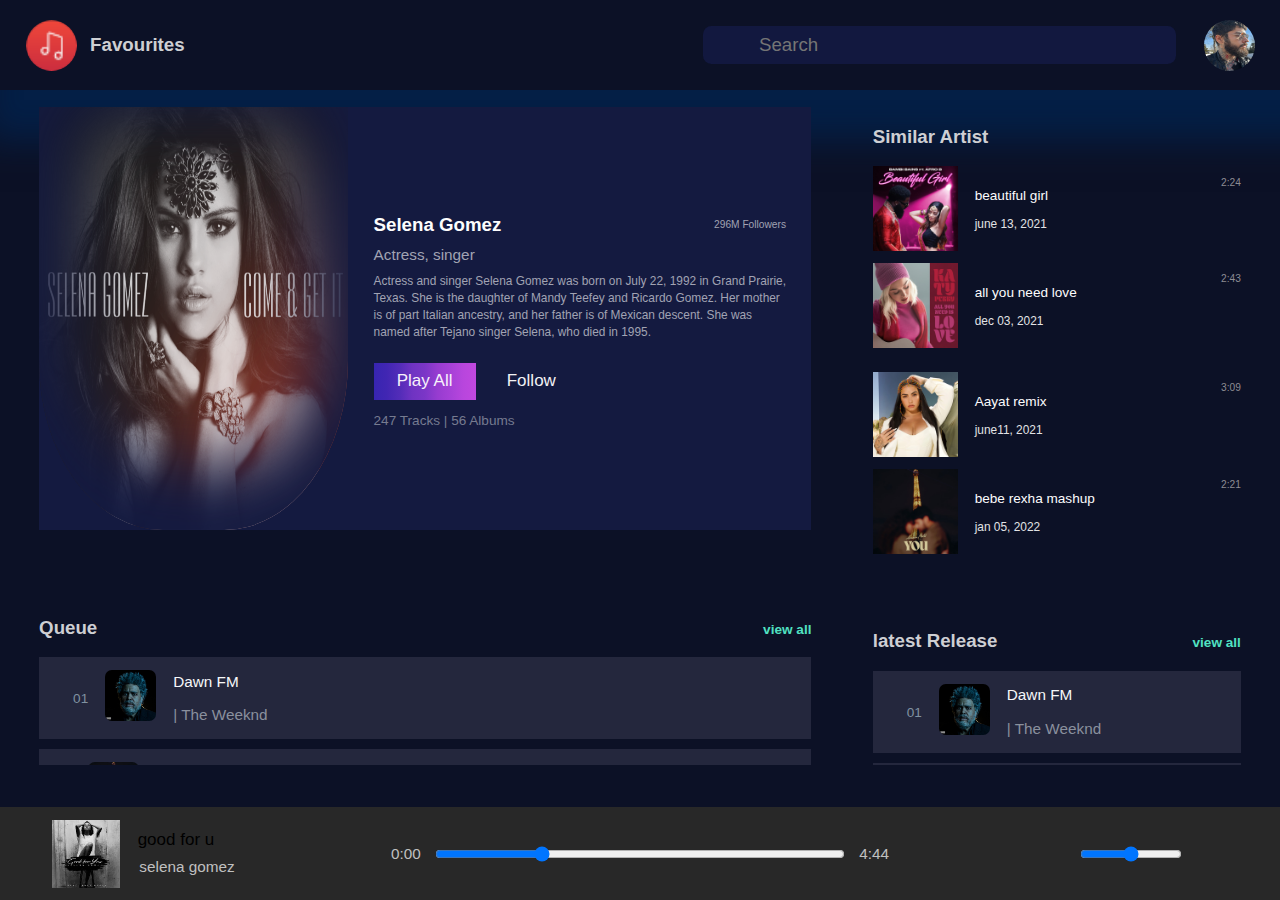
<file: index2.html>
<!-- Name : Nitin Rana -->

<!DOCTYPE html>
<html>

<head>
    <title>Playlist-1</title>

    <meta charset="UTF-8">

    <meta name="viewport" content="Width=device-width, initial-scale=1.0">


    <link rel="stylesheet" href="assets/css/style2.css">

    <link rel="stylesheet" href="https://use.fontawesome.com/releases/v5.15.3/css/all.css"
        integrity="sha384-SZXxX4whJ79/gErwcOYf+zWLeJdY/qpuqC4cAa9rOGUstPomtqpuNWT9wdPEn2fk" crossorigin="anonymous">
</head>

<body>
    <div class="bg-container">
        <header class="page-header">
            <div class="logoAndTitle-container">
                <img src="assets/images/logo.png" />
                <p class="titlepara">Favourites</p>
            </div>
            <div class="searchboxAndProfile-container">
                <div class="search-box">
                    <i class="fas fa-search"></i>
                    <input type="text" placeholder="Search" />
                    <i class="fas fa-microphone"></i>
                </div>
                <i class="fas bell fa-bell"></i>
                <img class="profile-photo" src="assets/images/user_img.jpg" />
            </div>
        </header>

        <input style="display: none;" type="checkbox" id="play-btn-checkbox1" />

        <input style="display: none;" type="checkbox" id="play-btn-checkbox2" />

        <input style="display: none;" type="checkbox" id="play-btn-checkbox3" />

        <div class="for-responsiveness">
            <main>
                <div class="playlist-card-container">
                    <div class="blur-effect-container">
                        <img src="songs/sel.png" />
                        <div class="blur-effect">

                        </div>
                    </div>

                    <div class="playlist-content-container">
                        <div style="display: flex;justify-content: space-between;align-items: center;">
                            <p class="p1" style="color: #FDFDFD; font-size: 1.5rem; font-weight: bold;">Selena Gomez</p>
                            <p class="p2" style="color: #A1A3B3; font-size: 1rem;">296M Followers</p>
                        </div>
                        <p class="p3" style="color: #A1A3B3; font-size: 1rem;margin-top: -0.5rem;">Actress, singer</p>
                        <p class="p4"
                            style="color: #A1A3B3; font-size: 0.9rem;margin-bottom: 3rem;margin-top: -0.4rem;">Actress
                            and singer Selena Gomez was born on July 22, 1992 in Grand Prairie, Texas. She is the
                            daughter of Mandy Teefey and Ricardo Gomez. Her mother is of part Italian ancestry, and her
                            father is of Mexican descent. She was named after Tejano singer Selena, who died in 1995.
                        </p>

                        <div>
                            <button class="play-all-btn">Play All</button>
                            <button class="follow-btn">Follow</button>
                        </div>
                        <p class="p5" style="color: #767B90; font-size: 0.9rem;">247 Tracks | 56 Albums</p>
                    </div>
                </div>
                
                <div id="queue-1" class="queue-container">
                    <div class="queue-header">
                        <p>Queue</p>
                        <div class="queue-btn-container">

                            <!-- here label is acting as a button for dropdown effect -->
                            <label for="mycheckbox">view all <span><i class="fas fa-angle-down"></i></span></label>
                            <input type="checkbox" id="mycheckbox">
                            <div class="queue-btn-dropdown">
                                <a href="">Playlists</a>
                                <hr>
                                <a href="">Favourite Songs</a>
                            </div>
                        </div>
                    </div>

                    <div class="queue-elements-container">
                        <div class="queue-element">
                            <div class="song-image-container">
                                <p class="queue-number">01</p>
                                <div class="image-container">
                                    <img class="queue-song-img" src="songs/dawn.jpg" />
                                    <i class="fas play-btn fa-play"></i>
                                </div>
                                <div class="song-and-artist-container">
                                    <p class="queue-song-name">Dawn FM </p>
                                    <p class="queue-artist-name">| The Weeknd</p>
                                </div>
                            </div>

                            <i class="far wishlist-icon fa-heart"></i>
                        </div>
                        <div class="queue-element">
                            <div class="song-image-container">
                                <i class="fas currently-on-song fa-stream"></i>
                                <div class="image-container">
                                    <img class="queue-song-img" src="songs/you.jpg" />
                                    <i class="fas play-btn fa-play"></i>
                                </div>
                                <div class="song-and-artist-container">
                                    <p class="queue-song-name">you</p>
                                    <p class="queue-artist-name">Armaan malik</p>
                                </div>
                            </div>

                            <i class="far wishlist-icon fa-heart"></i>
                        </div>
                        <div class="queue-element">
                            <div class="song-image-container">
                                <p class="queue-number">03</p>
                                <div class="image-container">
                                    <img class="queue-song-img" src="/songs/do we have.jpg" />
                                    <i class="fas play-btn fa-play"></i>
                                </div>
                                <div class="song-and-artist-container">
                                    <p class="queue-song-name">Do we have a problem ?</p>
                                    <p class="queue-artist-name">Nicki Minaj,
                                        Lil Baby</p>
                                </div>
                            </div>

                            <i class="far wishlist-icon fa-heart"></i>
                        </div>
                        <div class="queue-element">
                            <div class="song-image-container">
                                <p class="queue-number">04</p>
                                <div class="image-container">
                                    <img class="queue-song-img" src="songs/all you need is love.jpg" />
                                    <i class="fas play-btn fa-play"></i>
                                </div>
                                <div class="song-and-artist-container">
                                    <p class="queue-song-name">All You Need Is Love</p>
                                    <p class="queue-artist-name">Katy perry</p>
                                </div>
                            </div>

                            <i class="far wishlist-icon fa-heart"></i>
                        </div>
                        <div class="queue-element">
                            <div class="song-image-container">
                                <p class="queue-number">05</p>
                                <div class="image-container">
                                    <img class="queue-song-img" src="songs/latest hindi/gehrayyain.jpg" />
                                    <i class="fas play-btn fa-play"></i>
                                </div>
                                <div class="song-and-artist-container">
                                    <p class="queue-song-name">gehraiyaan</p>
                                    <p class="queue-artist-name">savera</p>
                                </div>
                            </div>

                            <i class="far wishlist-icon fa-heart"></i>
                        </div>
                        <div class="queue-element">
                            <div class="song-image-container">
                                <p class="queue-number">06</p>
                                <div class="image-container">
                                    <img class="queue-song-img" src="songs/latest hindi/mainchala.jpg" />
                                    <i class="fas play-btn fa-play"></i>
                                </div>
                                <div class="song-and-artist-container">
                                    <p class="queue-song-name">mai chala</p>
                                    <p class="queue-artist-name">genric</p>
                                </div>
                            </div>

                            <i class="far wishlist-icon fa-heart"></i>
                        </div>
                        <div class="queue-element">
                            <div class="song-image-container">
                                <p class="queue-number">07</p>
                                <div class="image-container">
                                    <img class="queue-song-img" src="songs/willow.jpeg" />
                                    <i class="fas play-btn fa-play"></i>
                                </div>
                                <div class="song-and-artist-container">
                                    <p class="queue-song-name">willow</p>
                                    <p class="queue-artist-name">remix art</p>
                                </div>
                            </div>

                            <i class="far wishlist-icon fa-heart"></i>
                        </div>
                        <div class="queue-element">
                            <div class="song-image-container">
                                <i class="fas currently-on-song fa-stream"></i>
                                <div class="image-container">
                                    <img class="queue-song-img" src="/songs/you.jpg" />
                                    <i class="fas play-btn fa-play"></i>
                                </div>
                                <div class="song-and-artist-container">
                                    <p class="queue-song-name">you</p>
                                    <p class="queue-artist-name">armaan maalik</p>
                                </div>
                            </div>

                            <i class="far wishlist-icon fa-heart"></i>
                        </div>
                        <div class="queue-element">
                            <div class="song-image-container">
                                <p class="queue-number">08</p>
                                <div class="image-container">
                                    <img class="queue-song-img" src="songs/Weeknd.jpg" />
                                    <i class="fas play-btn fa-play"></i>
                                </div>
                                <div class="song-and-artist-container">
                                    <p class="queue-song-name">blinding light</p>
                                    <p class="queue-artist-name">weekend</p>
                                </div>
                            </div>

                            <i class="far wishlist-icon fa-heart"></i>
                        </div>
                        <div class="queue-element">
                            <div class="song-image-container">
                                <p class="queue-number">09</p>
                                <div class="image-container">
                                    <img class="queue-song-img" src="songs/SG.jpg" />
                                    <i class="fas play-btn fa-play"></i>
                                </div>
                                <div class="song-and-artist-container">
                                    <p class="queue-song-name">SG</p>
                                    <p class="queue-artist-name">Dj snake</p>
                                </div>
                            </div>

                            <i class="far wishlist-icon fa-heart"></i>
                        </div>
                        <div class="queue-element">
                            <div class="song-image-container">
                                <p class="queue-number">10</p>
                                <div class="image-container">
                                    <img class="queue-song-img" src="songs/wild west.jpg" />
                                    <i class="fas play-btn fa-play"></i>
                                </div>
                                <div class="song-and-artist-container">
                                    <p class="queue-song-name">wild west</p>
                                    <p class="queue-artist-name">wild</p>
                                </div>
                            </div>

                            <i class="far wishlist-icon fa-heart"></i>
                        </div>
                        <div class="queue-element">
                            <div class="song-image-container">
                                <p style="font-size:1rem" class="queue-number">11</p>
                                <div class="image-container">
                                    <img class="queue-song-img" src="songs/when im gone.jpg" />
                                    <i class="fas play-btn fa-play"></i>
                                </div>
                                <div class="song-and-artist-container">
                                    <p style="font-size:1rem" class="queue-song-name">when im gone</p>
                                    <p class="queue-artist-name">katy perry</p>
                                </div>
                            </div>

                            <i class="far wishlist-icon fa-heart"></i>
                        </div>
                    </div>
                </div>

              
            </main>

            <aside>


                <div class="latest-release-container">
                    <div class="latest-release-header">
                        <p>Similar Artist</p>
                    </div>
                    <div class="latest-release-cards-container">
                        <div class="latest-release-card">
                            <div class="song-name-and-img-container">
                                <div class="latest-release-img-container l-card1">
                                    <label for="play-btn-checkbox1"><i
                                            class="fas latest-release-play-btn fa-play play-1"></i><i
                                            class="latest-release-pause-btn fas fa-pause pause-1"></i></label>
                                </div>
                                <div>
                                    <p class="song-name">beautiful girl</p>
                                    <p class="date">june 13, 2021</p>
                                </div>
                            </div>

                            <div class="latest-release-dropdown-container">
                                <label for="latest-release-checkbox1"><i
                                        class="fas more-details fa-ellipsis-h"></i></label>
                                <input type="checkbox" id="latest-release-checkbox1">
                                <div class="latest-release-dropdown">

                                    <div class="links-container">
                                        <i class="fas fa-play"></i>
                                        <a href="">Play Now</a>
                                    </div>

                                    <hr>

                                    <div class="links-container">
                                        <i class="fas fa-plus"></i>
                                        <a href="">Add To Queue</a>
                                    </div>

                                    <hr>

                                    <div class="links-container">
                                        <i class="fas fa-bars"></i>
                                        <a href="">Add To Favourites</a>
                                    </div>

                                    <hr>

                                    <div class="links-container">
                                        <i class="fas fa-exclamation-circle"></i>
                                        <a href=""><span></span>Get Info</a>
                                    </div>

                                </div>
                                <p class="time">2:24</p>
                            </div>

                        </div>
                        <div class="latest-release-card">
                            <div class="song-name-and-img-container">
                                <div class="latest-release-img-container l-card2">
                                    <label for="play-btn-checkbox2"><i
                                            class="fas latest-release-play-btn fa-play play-2"></i><i
                                            class="latest-release-pause-btn fas fa-pause pause-2"></i></label>
                                </div>
                                <div>
                                    <p class="song-name">all you need love</p>
                                    <p class="date">dec 03, 2021</p>
                                </div>
                            </div>

                            <div class="latest-release-dropdown-container">
                                <label for="latest-release-checkbox2"><i
                                        class="fas more-details fa-ellipsis-h"></i></label>
                                <input type="checkbox" id="latest-release-checkbox2">
                                <div class="latest-release-dropdown">

                                    <div class="links-container">
                                        <i class="fas fa-play"></i>
                                        <a href="">Play Now</a>
                                    </div>

                                    <hr>

                                    <div class="links-container">
                                        <i class="fas fa-plus"></i>
                                        <a href="">Add To Queue</a>
                                    </div>

                                    <hr>

                                    <div class="links-container">
                                        <i class="fas fa-bars"></i>
                                        <a href="">Add To Favourites</a>
                                    </div>

                                    <hr>

                                    <div class="links-container">
                                        <i class="fas fa-exclamation-circle"></i>
                                        <a href=""><span></span>Get Info</a>
                                    </div>

                                </div>
                                <p class="time">2:43</p>
                            </div>

                        </div>
                    </div>
                    <div class="latest-release-cards-container">
                        <div class="latest-release-card">
                            <div class="song-name-and-img-container">
                                <div class="latest-release-img-container l-card3">
                                    <label for="play-btn-checkbox3"><i
                                            class="fas latest-release-play-btn fa-play play-3"></i><i
                                            class="latest-release-pause-btn fas fa-pause pause-3"></i></label>
                                </div>
                                <div>
                                    <p class="song-name">Aayat remix</p>
                                    <p class="date">june11, 2021</p>
                                </div>
                            </div>

                            <div class="latest-release-dropdown-container">
                                <label for="latest-release-checkbox3"><i
                                        class="fas more-details fa-ellipsis-h"></i></label>
                                <input type="checkbox" id="latest-release-checkbox3">
                                <div class="latest-release-dropdown">

                                    <div class="links-container">
                                        <i class="fas fa-play"></i>
                                        <a href="">Play Now</a>
                                    </div>

                                    <hr>

                                    <div class="links-container">
                                        <i class="fas fa-plus"></i>
                                        <a href="">Add To Queue</a>
                                    </div>

                                    <hr>

                                    <div class="links-container">
                                        <i class="fas fa-bars"></i>
                                        <a href="">Add To Favourites</a>
                                    </div>

                                    <hr>

                                    <div class="links-container">
                                        <i class="fas fa-exclamation-circle"></i>
                                        <a href=""><span></span>Get Info</a>
                                    </div>

                                </div>
                                <p class="time">3:09</p>
                            </div>

                        </div>
                        <div class="latest-release-card">
                            <div class="song-name-and-img-container">
                                <div class="latest-release-img-container l-card4">
                                    <label for="play-btn-checkbox4"><i
                                            class="fas latest-release-play-btn fa-play play-4"></i><i
                                            class="latest-release-pause-btn fas fa-pause pause-4"></i></label>
                                </div>
                                <div>
                                    <p class="song-name">bebe rexha mashup</p>
                                    <p class="date">jan 05, 2022</p>
                                </div>
                            </div>

                            <div class="latest-release-dropdown-container">
                                <label for="latest-release-checkbox4"><i
                                        class="fas more-details fa-ellipsis-h"></i></label>
                                <input type="checkbox" id="latest-release-checkbox4">
                                <div class="latest-release-dropdown">

                                    <div class="links-container">
                                        <i class="fas fa-play"></i>
                                        <a href="">Play Now</a>
                                    </div>

                                    <hr>

                                    <div class="links-container">
                                        <i class="fas fa-plus"></i>
                                        <a href="">Add To Queue</a>
                                    </div>

                                    <hr>

                                    <div class="links-container">
                                        <i class="fas fa-bars"></i>
                                        <a href="">Add To Favourites</a>
                                    </div>

                                    <hr>

                                    <div class="links-container">
                                        <i class="fas fa-exclamation-circle"></i>
                                        <a href=""><span></span>Get Info</a>
                                    </div>

                                </div>
                                <p class="time">2:21</p>
                            </div>

                        </div>
                    </div>
                </div>

  <div id="queue-1" class="queue-container">
                    <div class="queue-header">
                        <p>latest Release</p>
                        <div class="queue-btn-container">

                            <!-- here label is acting as a button for dropdown effect -->
                            <label for="mycheckbox">view all <span><i class="fas fa-angle-down"></i></span></label>
                            <input type="checkbox" id="mycheckbox">
                            <div class="queue-btn-dropdown">
                                <a href="">Playlists</a>
                                <hr>
                                <a href="">Favourite Songs</a>
                            </div>
                        </div>
                    </div>

                    <div class="queue-elements-container">
                        <div class="queue-element">
                            <div class="song-image-container">
                                <p class="queue-number">01</p>
                                <div class="image-container">
                                    <img class="queue-song-img" src="songs/dawn.jpg" />
                                    <i class="fas play-btn fa-play"></i>
                                </div>
                                <div class="song-and-artist-container">
                                    <p class="queue-song-name">Dawn FM </p>
                                    <p class="queue-artist-name">| The Weeknd</p>
                                </div>
                            </div>

                            <i class="far wishlist-icon fa-heart"></i>
                        </div>
                        <div class="queue-element">
                            <div class="song-image-container">
                                <i class="fas currently-on-song fa-stream"></i>
                                <div class="image-container">
                                    <img class="queue-song-img" src="songs/you.jpg" />
                                    <i class="fas play-btn fa-play"></i>
                                </div>
                                <div class="song-and-artist-container">
                                    <p class="queue-song-name">you</p>
                                    <p class="queue-artist-name">Armaan malik</p>
                                </div>
                            </div>

                            <i class="far wishlist-icon fa-heart"></i>
                        </div>
                        <div class="queue-element">
                            <div class="song-image-container">
                                <p class="queue-number">03</p>
                                <div class="image-container">
                                    <img class="queue-song-img" src="/songs/do we have.jpg" />
                                    <i class="fas play-btn fa-play"></i>
                                </div>
                                <div class="song-and-artist-container">
                                    <p class="queue-song-name">Do we have a problem ?</p>
                                    <p class="queue-artist-name">Nicki Minaj,
                                        Lil Baby</p>
                                </div>
                            </div>

                            <i class="far wishlist-icon fa-heart"></i>
                        </div>
                        <div class="queue-element">
                            <div class="song-image-container">
                                <p class="queue-number">04</p>
                                <div class="image-container">
                                    <img class="queue-song-img" src="songs/all you need is love.jpg" />
                                    <i class="fas play-btn fa-play"></i>
                                </div>
                                <div class="song-and-artist-container">
                                    <p class="queue-song-name">All You Need Is Love</p>
                                    <p class="queue-artist-name">Katy perry</p>
                                </div>
                            </div>

                            <i class="far wishlist-icon fa-heart"></i>
                        </div>
                        <div class="queue-element">
                            <div class="song-image-container">
                                <p class="queue-number">05</p>
                                <div class="image-container">
                                    <img class="queue-song-img" src="songs/latest hindi/gehrayyain.jpg" />
                                    <i class="fas play-btn fa-play"></i>
                                </div>
                                <div class="song-and-artist-container">
                                    <p class="queue-song-name">gehraiyaan</p>
                                    <p class="queue-artist-name">savera</p>
                                </div>
                            </div>

                            <i class="far wishlist-icon fa-heart"></i>
                        </div>
                        <div class="queue-element">
                            <div class="song-image-container">
                                <p class="queue-number">06</p>
                                <div class="image-container">
                                    <img class="queue-song-img" src="songs/latest hindi/mainchala.jpg" />
                                    <i class="fas play-btn fa-play"></i>
                                </div>
                                <div class="song-and-artist-container">
                                    <p class="queue-song-name">mai chala</p>
                                    <p class="queue-artist-name">genric</p>
                                </div>
                            </div>

                            <i class="far wishlist-icon fa-heart"></i>
                        </div>
                     
                     
                    
                 
                    </div>
                </div>

            </aside>
        </div>

        <footer>
            <!-- Song Thumnail, Title, Singer -->
            <div id="footer-song-info">
                <div id="footer-song-image"></div>
                <div id="footer-song-name">
                    <span>good for u</span>
                    <span class="subtitle">selena gomez</span>
                </div>
                <div>
                    <span>
                        <i class="far fa-heart subtitle"></i>
                    </span>
                    <span>
                        <i class="fas fa-ban subtitle"></i>
                    </span>
                </div>
            </div>

            <!-- Contains Player Controls: Play, Pause, Next, Previous, Shuffle and Repeat with Slider -->
            <div id="player">

                <div id="player-control">
                    <div><i class="fas fa-random"></i></div>
                    <div><i class="fas fa-step-backward"></i></div>
                    <div><i class="far fa-pause-circle" style="font-size: 2rem;"></i></div>
                    <div><i class="fas fa-step-forward"></i></div>
                    <div><i class="fas fa-redo"></i></div>
                </div>

                <div id="player-slider-container">
                    <div class="subtitle">
                        0:00
                    </div>

                    <input type="range" min="0" max="100" value="25">

                    <div class="subtitle">
                        4:44
                    </div>
                </div>
            </div>

            <!-- Volume buttom, Expand button -->
            <div class="player-extras">
                <div>
                    <i class="fas fa-list-ul"></i>
                </div>
                <div>
                    <i class="fas fa-laptop"></i>
                </div>

                <div class="volume-container">
                    <span><i class="fas fa-volume-up"></i></span>
                    <input type="range" min="0" max="100" value="50" class="slider" id="volume-slider">
                </div>
                <div><i class="fas fa-expand"></i></div>
            </div>

        </footer>
    </div>
</body>

</html>
</file>
<file: assets/css/style2.css>
/* set size of root element */

html {
    font-size: 7px;
}


/* set border-box style for all elements of webpage */

* {
    box-sizing: border-box;
    font-family: Arial, Helvetica, sans-serif;
    /* page transition */
    transition: all 0.3s ease-in-out;
}


/* set margin of body element as 0 (because there is some margin by default) */

body {
    margin: 0;
}

.bg-container {
    height: 100vh;
    background-color: #0C1126;
    overflow-y: auto;
}



/* header */

.page-header {
    height: 10vh;
    padding: 1.5rem;
    display: flex;
    justify-content: space-between;
    align-items: center;
    box-shadow: 1rem 1rem 2rem 2rem rgb(4, 31, 70);
}

.logoAndTitle-container {
    display: flex;
    justify-content: flex-start;
    align-items: center;
    width: 18%;
}

.logoAndTitle-container img {
    width: 3rem;
    height: 3rem;
    border-radius: 2.5rem;
    margin-right: 0.8rem;
    max-height: 3rem;
    max-width: 3rem;
}

.titlepara {
    color: #CECFD3;
    font-size: 1.1rem;
    font-weight: 600;
}

.searchboxAndProfile-container {
    display: flex;
    justify-content: flex-end;
    align-items: center;
    width: 55%;
}

.search-box {
    padding: 0.5rem;
    padding-left: 0.5rem;
    padding-right: 0.5rem;
    background-color: #12183F;
    border-radius: 0.5rem;
    display: flex;
    align-items: center;
    justify-content: space-between;
    width: 70%;
    margin-right: 0.8rem;
}

.search-box input {
    font-size: 1.1rem;
    padding: 0.6rem;
    padding-left: 0.1rem;
    background-color: transparent;
    width: 80%;
    height: 0.7rem;
    border: 0;
    margin-left: 0.3rem;
    margin-right: 0.3rem;
    color: white;
}

.search-box input:focus {
    outline: none;
}

.search-box i {
    color: white;
    /* font-size: 2rem; */
}

.profile-photo {
    width: 3rem;
    height: 3rem;
    border-radius: 1.5rem;
    margin-left: 0.8rem;
}

.bell {
    color: #E7E7E6;
}


/* for responsiveness */

.for-responsiveness {
    width: 100%;
    display: flex;
    flex-direction: column;
    align-items: center;
    height: 75vh;
    overflow-y: auto;
}


/* content */

main {
    width: 100%;
    display: flex;
    flex-direction: column;
    align-items: center;
    padding: 1.8rem;
    padding-top: 1rem;
    padding-bottom: 0rem;
}


/* playlist-card */

.playlist-card-container {
    width: 100%;
    display: flex;
    flex-direction: column;
    align-items: center;
    margin-bottom: 4rem;
    /* background-color: #141A40; */
}

.blur-effect-container {
    width: 100%;
    height: 45vh;
    position: relative;
    background-color: #141A40;
}

.blur-effect-container img {
    width: 100%;
    height: 44vh;
    border-bottom-left-radius: 40%;
    border-bottom-right-radius: 40%;
}

.blur-effect {
    width: 100%;
    height: inherit;
    position: absolute;
    top: 0;
    left: 0;
    border-bottom-left-radius: 40%;
    border-bottom-right-radius: 40%;
    box-shadow: 0 -2rem 4rem 2rem #141A40 inset;
}

.playlist-content-container {
    width: 100%;
    display: flex;
    flex-direction: column;
    justify-content: center;
    background-color: #141A40;
    padding: 2rem;
}

.play-all-btn {
    color: #F7F1FB;
    background-image: linear-gradient(to right, #3725B1, #4126B3, #522CB8, #6F33C2, #7B36C7, #973CD0, #A641D7, #B846DD, #C148DF);
    border: 0;
    width: 8rem;
    padding: 0.5rem 1rem;
    font-size: 1rem;
}

.follow-btn {
    background-color: transparent;
    color: #F1F1F4;
    border: 0;
    width: 8rem;
    padding: 0.5rem 1rem;
    font-size: 1rem;
}


/* queue */

.queue-container {
    width: 100%;
    margin-bottom: 2rem;
}


/* queue elements */

.queue-elements-container {
    width: 100%;
    display: flex;
    flex-direction: column;
    justify-content: flex-start;
    align-items: center;
}

.queue-header {
    color: #CECFD3;
    font-size: 1.1rem;
    font-weight: 700;
    width: 100%;
    display: flex;
    justify-content: space-between;
    align-items: center;
}

.queue-header a {
    text-decoration: none;
    color: #787B89;
    font-size: 0.9rem;
}

/*  */


.queue-header input {
    display: none;
}

.queue-header label {
    font-size: 0.8rem;
    color: #51E2C2;
}

.queue-btn-container {
    position: relative;
}

/* position absolute so can using top left and it appear over the other elements */

.queue-btn-dropdown {
    position: absolute;
    height: 0;
    overflow: hidden;
    top: 1.5rem;
    left: -4rem;
    background-color: white;
    text-align: center;
    transition: all 0.2s linear;
}

.queue-btn-dropdown a {
    text-decoration: none;
    font-size: 0.8rem;
    color: black;
}
.queue-btn-dropdown a:hover{
    color: #21B6D9;
}


/* on clicking the label dropdown will appear, make height non zero */

#mycheckbox:checked~div {
    height: 4.7rem;
    padding: 0.8rem;
}

#mycheckbox2:checked~div {
    height: 4.7rem;
    padding: 0.3rem;
}



/*  */

.queue-element {
    margin-bottom: 0.6rem;
    width: 100%;
    background-color: #24273D;
    display: flex;
    justify-content: space-between;
    align-items: center;
    padding-left: 2rem;
    padding-right: 2rem;
}

#queue-element-2 {
    background-color: transparent;
    padding-left: 0;
    padding-right: 0;
}

.song-image-container {
    display: flex;
    align-items: center;
    justify-content: flex-start;
}

.queue-number {
    font-size: 0.8rem;
    color: #8092A1;
    margin-right: 1rem;
}

.image-container {
    position: relative;
}

.queue-song-img {
    width: 3rem;
    border-radius: 0.4rem;
    margin-right: 1rem;
}

.queue-song-img~i {
    transition: all 0.2s ease-in-out;
}

.queue-song-img~i:hover {
    opacity: 0.9;
    height: 1rem;
}

.queue-song-img:hover~i {
    opacity: 0.9;
    height: 1rem;
}

.play-btn {
    position: absolute;
    height: 0;
    overflow: hidden;
    color: white;
    top: 1rem;
    left: 1rem;
}

.queue-song-name {
    font-size: 0.9rem;
    color: #F6F7F9;
}

.queue-artist-name {
    font-size: 0.9rem;
    color: #8A909D;
}

.icons-container {
    display: flex;
    justify-content: space-between;
    align-items: center;
}

.wishlist-icon {
    color: #92A6B3;
    margin-right: 2rem;
}

.add-icon {
    color: #92A6B3;
}

.currently-on-song {
    color: #21B6D9;
    transform: rotate(-90deg);
    margin-right: 0.9rem;
}

aside {
    width: 100%;
    display: flex;
    flex-direction: column;
    align-items: center;
    padding: 1.8rem;
    padding-top: 1rem;
    padding-bottom: 0rem;
}


/* latest-release */

.latest-release-container {
    width: 100%;
    margin-bottom: 2rem;
    display: flex;
    flex-direction: column;
    justify-content: flex-start;
}

.latest-release-header {
    width: 100%;
    display: flex;
    justify-content: space-between;
    align-items: center;
}

.latest-release-header p {
    color: #CECFD3;
    font-size: 1.1rem;
    font-weight: 700;
}

.latest-release-header a {
    text-decoration: none;
    color: #787B89;
    font-size: 0.9rem;
    font-weight: bold;
}

.latest-release-cards-container {
    width: 100%;
    display: flex;
    justify-content: space-between;
    flex-wrap: wrap;
    align-items: center;
    margin-bottom: 0.7rem;
}

.latest-release-card {
    display: flex;
    align-items: flex-start;
    justify-content: space-between;
    width: 47%;
    margin-bottom: 0.7rem;
}

.song-name-and-img-container {
    display: flex;
    justify-content: flex-start;
    align-items: center;
}

.latest-release-img-container {
   
    height: 5rem;
    width: 5rem;
    margin-right: 1rem;
    position: relative;
}
.l-card1{ background-image: url(../../songs/beautiful_girl.jpg);
    background-size: cover;
}
.l-card2{ background-image: url(../../songs/all\ you\ need\ is\ love.jpg);
    background-size: cover;
}
.l-card3{ background-image: url(../../assets/images/artist/demi.jpg);
    background-size: cover;
}
.l-card4{ background-image: url(../../songs/you.jpg);
    background-size: cover;
}


.latest-release-play-btn {
    position: absolute;
    height: 0;
    overflow: hidden;
    color: white;
    top: 2rem;
    left: 2rem;
}

.latest-release-pause-btn {
    position: absolute;
    height: 0;
    overflow: hidden;
    color: white;
    top: 2rem;
    left: 2rem;
}

.latest-release-img-container:hover .latest-release-play-btn {
    height: 1rem;
}



.song-name {
    color: #FCFCFD;
    font-size: 0.8rem;
}

.date {
    color: #E2E3E5;
    font-size: 0.7rem;
}

.more-details {
    color: #93A9B2;
    font-size: 0.8rem;
}

.time {
    color: #8D8C93;
    font-size: 0.6rem;
}

.latest-release-dropdown-container {
    position: relative;
}

.latest-release-dropdown {
    position: absolute;
    z-index: 2;
    height: 0;
    overflow: hidden;
    top: 1rem;
    left: -6.9rem;
    background-color: white;
    text-align: center;
    transition: all 0.2s linear;
}

.latest-release-dropdown a {
    text-decoration: none;
    font-size: 0.8rem;
    color: black;
}

#latest-release-checkbox1,
#latest-release-checkbox2,
#latest-release-checkbox3,
#latest-release-checkbox4 {
    display: none;
}

#latest-release-checkbox1:checked~div,
#latest-release-checkbox2:checked~div,
#latest-release-checkbox3:checked~div,
#latest-release-checkbox4:checked~div {
    height: 8rem;
    width: 8.7rem;
    padding: 0.3rem;
}

.links-container {
    display: flex;
    justify-content: flex-start;
    align-items: center;
}

.links-container i {
    color: #8D89AD;
    margin-right: 0.7rem;
}


/* footer (audio player controls)*/

footer {
    position: fixed;
    bottom: 0px;
    width: 100%;
    background-color: #282828;
    display: flex;
    flex-direction: row;
    align-items: center;
    justify-content: space-around;
    z-index: 5;
    padding-top: 0.2rem;
    padding-bottom: 0.2rem;
}

#footer-song-info {
    display: flex;
    flex-direction: row;
    align-items: center;
    height: 100%;
    width: 20%;
}

#footer-song-info>div {
    margin: 1vh;
}

#footer-song-image {
    height: 4rem;
    width: 4rem;
    margin: 1vh;
    background: url(../../songs/selena_good_for_you.jpg) center no-repeat;
    background-size: contain;
}

#footer-song-name {
    height: 6vh;
    display: flex;
    flex-direction: column;
    justify-content: space-around;
}

.subtitle {
    color: #C0C0C0;
    font-size: 0.9rem;
    margin: 0.1rem;
}


/*Player Controls*/


/* Pause, Next, Shuffle &other Icons and Slider Styling*/

#player {
    width: 40%;
    min-width: 200px;
    height: 80%;
    display: flex;
    flex-direction: column;
    justify-content: space-around;
    align-items: center;
}

#player>div {
    display: flex;
    justify-content: space-around;
    align-items: center;
}

#player-control {
    width: 50%;
}

#player-slider-container {
    width: 100%;
}

input[type="range"] {
    width: 80%;
}


/*Player Extras*/

.player-extras {
    display: flex;
    width: 20%;
    min-width: 115px;
    justify-content: space-around;
    align-items: center;
}

.volume-container {
    width: 50%;
    display: flex;
    justify-content: space-around;
    align-items: center;
}

#volume-slider {
    width: 80%;
}


/* hide scrollbar */


/* Hide scrollbar for Chrome, Safari and Opera */

main::-webkit-scrollbar {
    display: none;
}


/* Hide scrollbar for IE, Edge and Firefox */

main {
    -ms-overflow-style: none;
    /* IE and Edge */
    scrollbar-width: none;
    /* Firefox */
}


/* Hide scrollbar for Chrome, Safari and Opera */

aside::-webkit-scrollbar {
    display: none;
}


/* Hide scrollbar for IE, Edge and Firefox */

aside {
    -ms-overflow-style: none;
    /* IE and Edge */
    scrollbar-width: none;
    /* Firefox */
}


/* media query for extra small devices */

@media (min-width: 365px) {
    html {
        font-size: 9px;
    }
}


/* media query for small devices */

@media (min-width: 576px) {
    html {
        font-size: 11px;
    }
    .playlist-card-container {
        width: 80%;
    }
}


/* media query for medium devices */

@media (min-width: 768px) {
    html {
        font-size: 13px;
    }
    .current-song-container {
        flex-direction: row;
    }
    .current-song-container img {
        width: 25%;
        margin-right: 1rem;
        max-height: none;
    }
    .current-song-button-container {
        display: flex;
        flex-direction: row;
    }
    .current-song-more-options-container {
        flex-direction: row;
    }
    .for-responsiveness {
        width: 100%;
        padding-left: 0.5rem;
        padding-right: 0.5rem;
        flex-direction: row;
        justify-content: space-between;
    }
    main {
        width: 66%;
        height: 75vh;
        overflow-y: auto;
    }
    aside {
        width: 34%;
        height: 75vh;
        overflow-y: auto;
    }
    .latest-release-cards-container {
        width: 100%;
        flex-direction: column;
        align-items: center;
    }
    .latest-release-card {
        width: 100%;
    }
    .playlist-card-container {
        width: 100%;
        flex-direction: row;
        justify-content: space-between;
        align-items: flex-start;
        height: 47vh;
        background-color: #141A40;
    }
    .blur-effect-container {
        width: 40%;
        height: inherit;
    }
    .blur-effect-container img {
        width: 100%;
        height: inherit;
        border-bottom-left-radius: 40%;
        border-bottom-right-radius: 40%;
    }
    .blur-effect {
        width: 100%;
        height: inherit;
        position: absolute;
        top: 0;
        left: 0;
        border-bottom-left-radius: 40%;
        border-bottom-right-radius: 40%;
        box-shadow: 0 -2rem 4rem 2rem #141A40 inset;
    }
    .playlist-content-container {
        width: 60%;
        padding: 1rem;
        padding-left: 1.5rem;
        padding-right: 1.5rem;
        height: inherit;
    }
    .play-all-btn {
        color: #F7F1FB;
        background-image: linear-gradient(to right, #3725B1, #4126B3, #522CB8, #6F33C2, #7B36C7, #973CD0, #A641D7, #B846DD, #C148DF);
        border: 0;
        width: 6rem;
        padding: 0.5rem 1rem;
        font-size: 1rem;
    }
    .follow-btn {
        background-color: transparent;
        color: #F1F1F4;
        border: 0;
        width: 6rem;
        padding: 0.5rem 1rem;
        font-size: 1rem;
    }
    .p1 {
        font-size: 1.1rem !important;
    }
    .p2 {
        font-size: 0.6rem !important;
    }
    .p3 {
        font-size: 0.9rem !important;
    }
    .p4 {
        font-size: 0.7rem !important;
        line-height: 1rem;
        margin-bottom: 1.3rem !important;
    }
    .p5 {
        font-size: 0.8rem !important;
    }
}


/* media query for large devices */

@media (min-width: 992px) {
    html {
        font-size: 15px;
    }
}


/* media query for extra-large devices */

@media (min-width: 1200px) {
    html {
        font-size: 17px;
    }
}
</file>
